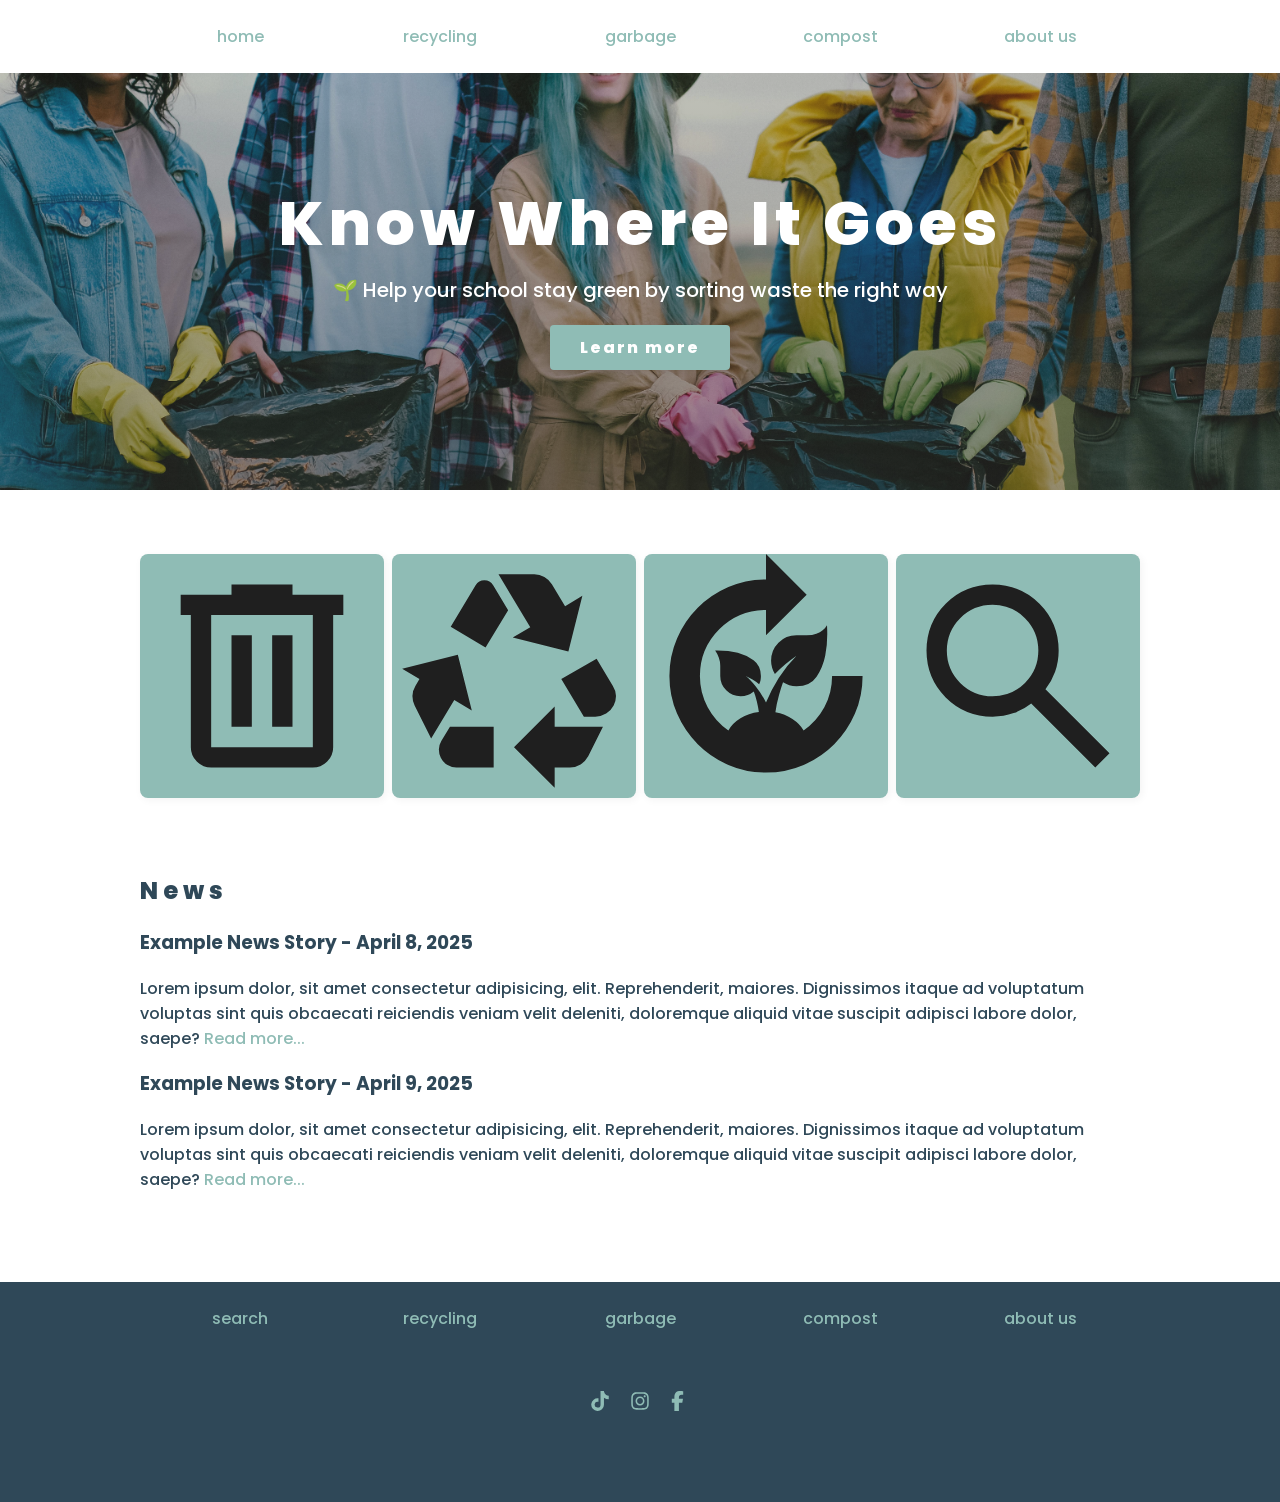
<file: index.html>
<!DOCTYPE html>
<html lang="en">
<head>
  <!-- To support the characters we want -->
  <meta charset="UTF-8">

  <!-- This line helps make our page responsive on different sized devices -->
  <meta name="viewport" content="width=device-width, initial-scale=1.0">

  <!-- Site title and image (seen on the tab) -->
  <title>Waste Sorting App</title>
  <link rel="icon" type="image/png" href="images/favicon.png" sizes="32x32" />

  <!-- Link to your stylesheet -->
  <link rel="stylesheet" href="style.css">

  <!-- Google fonts -->
  <link rel="preconnect" href="https://fonts.googleapis.com">
  <link rel="preconnect" href="https://fonts.gstatic.com" crossorigin>
  <link href="https://fonts.googleapis.com/css2?family=Poppins:ital,wght@0,100;0,200;0,300;0,400;0,500;0,600;0,700;0,800;0,900;1,100;1,200;1,300;1,400;1,500;1,600;1,700;1,800;1,900&family=Raleway:ital,wght@0,100..900;1,100..900&display=swap" rel="stylesheet">

</head>
<body>
  <!-- Banner section -->
  <header>
    <nav class="container">
      <ul class="navbar">
        <li><a href="index.html">home</a></li>
        <li><a href="#">recycling</a></li>
        <li><a href="#">garbage</a></li>
        <li><a href="#">compost</a></li>
        <li><a href="#">about us</a></li>
      </ul>
    </nav>
    <div class="background-image">
      <h1>Know Where It Goes</h1>
      <p>🌱 Help your school stay green by sorting waste the right way</p>
      <a class="button-main" href="#">Learn more</a>
    </div>
  </header>

  <!-- Cards section -->
  <div class="container container-grid">
    <a href="">
      <img class="card-green" src="images/garbage.svg" alt="garbage icon">
    </a>
    <a href="">
      <img class="card-green" src="images/recycle.svg" alt="recycle icon">
    </a>
    <a href="">
      <img class="card-green" src="images/compost.svg" alt="compost icon">
    </a>
    <a href="">
      <img class="card-green" src="images/search.svg" alt="search icon">
    </a>
  </div>

  <!-- News section -->
  <div class="container">
    <h2>News</h2>

    <h3>Example News Story - <time datetime="2025-04-08">April 8, 2025</time></h3>
    <p>Lorem ipsum dolor, sit amet consectetur adipisicing, elit. Reprehenderit, maiores. Dignissimos itaque ad voluptatum voluptas sint quis obcaecati reiciendis veniam velit deleniti, doloremque aliquid vitae suscipit adipisci labore dolor, saepe? <a href="news1.html">Read more...</a></p>

    <h3>Example News Story - <time datetime="2025-04-09">April 9, 2025</time></h3>
    <p>Lorem ipsum dolor, sit amet consectetur adipisicing, elit. Reprehenderit, maiores. Dignissimos itaque ad voluptatum voluptas sint quis obcaecati reiciendis veniam velit deleniti, doloremque aliquid vitae suscipit adipisci labore dolor, saepe? <a href="news2.html">Read more...</a></p>
  </div>

  <!-- Footer section -->
  <footer>
    <nav class="container">
      <ul class="navbar">
        <li><a href="#">search</a></li>
        <li><a href="#">recycling</a></li>
        <li><a href="#">garbage</a></li>
        <li><a href="#">compost</a></li>
        <li><a href="#">about us</a></li>
      </ul>
      <!-- socials -->
      <ul class="nav-socials">
        <li>
          <a href="#">
            <!-- Tiktok -->
            <svg xmlns="http://www.w3.org/2000/svg" viewBox="0 0 448 512"><!--!Font Awesome Free 6.7.2 by @fontawesome - https://fontawesome.com License - https://fontawesome.com/license/free Copyright 2025 Fonticons, Inc.--><path d="M448 209.9a210.1 210.1 0 0 1 -122.8-39.3V349.4A162.6 162.6 0 1 1 185 188.3V278.2a74.6 74.6 0 1 0 52.2 71.2V0l88 0a121.2 121.2 0 0 0 1.9 22.2h0A122.2 122.2 0 0 0 381 102.4a121.4 121.4 0 0 0 67 20.1z"/></svg>
          </a>
        </li>

        <li>
          <a href="#">
            <!-- Instagram -->
            <svg xmlns="http://www.w3.org/2000/svg" viewBox="0 0 448 512"><!--!Font Awesome Free 6.7.2 by @fontawesome - https://fontawesome.com License - https://fontawesome.com/license/free Copyright 2025 Fonticons, Inc.--><path d="M224.1 141c-63.6 0-114.9 51.3-114.9 114.9s51.3 114.9 114.9 114.9S339 319.5 339 255.9 287.7 141 224.1 141zm0 189.6c-41.1 0-74.7-33.5-74.7-74.7s33.5-74.7 74.7-74.7 74.7 33.5 74.7 74.7-33.6 74.7-74.7 74.7zm146.4-194.3c0 14.9-12 26.8-26.8 26.8-14.9 0-26.8-12-26.8-26.8s12-26.8 26.8-26.8 26.8 12 26.8 26.8zm76.1 27.2c-1.7-35.9-9.9-67.7-36.2-93.9-26.2-26.2-58-34.4-93.9-36.2-37-2.1-147.9-2.1-184.9 0-35.8 1.7-67.6 9.9-93.9 36.1s-34.4 58-36.2 93.9c-2.1 37-2.1 147.9 0 184.9 1.7 35.9 9.9 67.7 36.2 93.9s58 34.4 93.9 36.2c37 2.1 147.9 2.1 184.9 0 35.9-1.7 67.7-9.9 93.9-36.2 26.2-26.2 34.4-58 36.2-93.9 2.1-37 2.1-147.8 0-184.8zM398.8 388c-7.8 19.6-22.9 34.7-42.6 42.6-29.5 11.7-99.5 9-132.1 9s-102.7 2.6-132.1-9c-19.6-7.8-34.7-22.9-42.6-42.6-11.7-29.5-9-99.5-9-132.1s-2.6-102.7 9-132.1c7.8-19.6 22.9-34.7 42.6-42.6 29.5-11.7 99.5-9 132.1-9s102.7-2.6 132.1 9c19.6 7.8 34.7 22.9 42.6 42.6 11.7 29.5 9 99.5 9 132.1s2.7 102.7-9 132.1z"/></svg>
          </a>
        </li>

        <li>
          <a href="#">
            <!-- Facebook -->
            <svg xmlns="http://www.w3.org/2000/svg" viewBox="0 0 448 512"><!--!Font Awesome Free 6.7.2 by @fontawesome - https://fontawesome.com License - https://fontawesome.com/license/free Copyright 2025 Fonticons, Inc.--><path d="M80 299.3V512H196V299.3h86.5l18-97.8H196V166.9c0-51.7 20.3-71.5 72.7-71.5c16.3 0 29.4 .4 37 1.2V7.9C291.4 4 256.4 0 236.2 0C129.3 0 80 50.5 80 159.4v42.1H14v97.8H80z"/></svg>
          </a>
        </li>
      </ul>
    </nav>
  </footer>
</body>
</html>
</file>
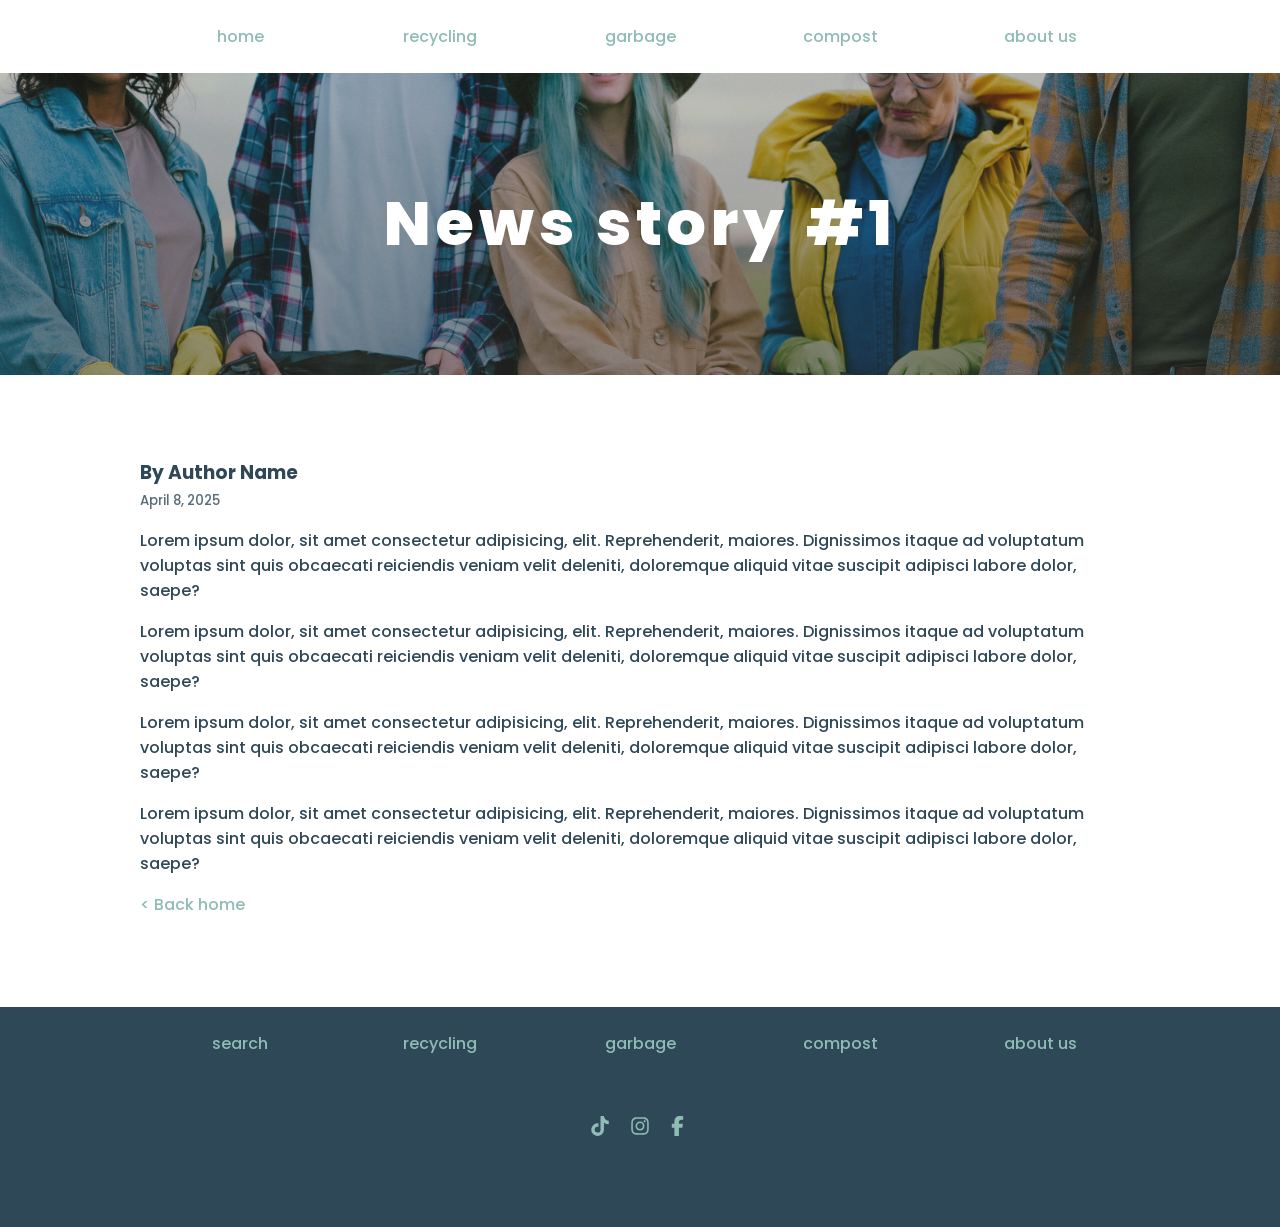
<file: news1.html>
<!DOCTYPE html>
<html lang="en">
<head>
  <meta charset="UTF-8">

  <!-- Site title and image (seen on the tab) -->
  <title>Waste Sorting App</title>
  <link rel="icon" type="image/png" href="images/favicon.png" sizes="32x32" />

  <!-- Link to your stylesheet -->
  <link rel="stylesheet" href="style.css">

  <!-- Google fonts -->
  <link rel="preconnect" href="https://fonts.googleapis.com">
  <link rel="preconnect" href="https://fonts.gstatic.com" crossorigin>
  <link href="https://fonts.googleapis.com/css2?family=Poppins:ital,wght@0,100;0,200;0,300;0,400;0,500;0,600;0,700;0,800;0,900;1,100;1,200;1,300;1,400;1,500;1,600;1,700;1,800;1,900&family=Raleway:ital,wght@0,100..900;1,100..900&display=swap" rel="stylesheet">

</head>
<body>
  <!-- Banner section -->
  <header>
    <nav class="container">
      <ul class="navbar">
        <li><a href="index.html">home</a></li>
        <li><a href="#">recycling</a></li>
        <li><a href="#">garbage</a></li>
        <li><a href="#">compost</a></li>
        <li><a href="#">about us</a></li>
      </ul>
    </nav>
    <div class="background-image">
      <h1>News story #1</h1>
    </div>
  </header>

  <!-- News section -->
  <div class="container">

    <div class="byline">
      <h3>By Author Name</h3>
      <time datetime="2025-04-08">April 8, 2025</time>
    </div>

    <p>Lorem ipsum dolor, sit amet consectetur adipisicing, elit. Reprehenderit, maiores. Dignissimos itaque ad voluptatum voluptas sint quis obcaecati reiciendis veniam velit deleniti, doloremque aliquid vitae suscipit adipisci labore dolor, saepe?</p>
    <p>Lorem ipsum dolor, sit amet consectetur adipisicing, elit. Reprehenderit, maiores. Dignissimos itaque ad voluptatum voluptas sint quis obcaecati reiciendis veniam velit deleniti, doloremque aliquid vitae suscipit adipisci labore dolor, saepe?</p>
    <p>Lorem ipsum dolor, sit amet consectetur adipisicing, elit. Reprehenderit, maiores. Dignissimos itaque ad voluptatum voluptas sint quis obcaecati reiciendis veniam velit deleniti, doloremque aliquid vitae suscipit adipisci labore dolor, saepe?</p>
    <p>Lorem ipsum dolor, sit amet consectetur adipisicing, elit. Reprehenderit, maiores. Dignissimos itaque ad voluptatum voluptas sint quis obcaecati reiciendis veniam velit deleniti, doloremque aliquid vitae suscipit adipisci labore dolor, saepe?</p>

    <p><a href="index.html">< Back home</a></p>

  </div>

  <!-- Footer section -->
  <footer>
    <nav class="container">
      <ul class="navbar">
        <li><a href="#">search</a></li>
        <li><a href="#">recycling</a></li>
        <li><a href="#">garbage</a></li>
        <li><a href="#">compost</a></li>
        <li><a href="#">about us</a></li>
      </ul>
      <!-- socials -->
      <ul class="nav-socials">
        <li>
          <a href="#">
            <!-- Tiktok -->
            <svg xmlns="http://www.w3.org/2000/svg" viewBox="0 0 448 512"><!--!Font Awesome Free 6.7.2 by @fontawesome - https://fontawesome.com License - https://fontawesome.com/license/free Copyright 2025 Fonticons, Inc.--><path d="M448 209.9a210.1 210.1 0 0 1 -122.8-39.3V349.4A162.6 162.6 0 1 1 185 188.3V278.2a74.6 74.6 0 1 0 52.2 71.2V0l88 0a121.2 121.2 0 0 0 1.9 22.2h0A122.2 122.2 0 0 0 381 102.4a121.4 121.4 0 0 0 67 20.1z"/></svg>
          </a>
        </li>

        <li>
          <a href="#">
            <!-- Instagram -->
            <svg xmlns="http://www.w3.org/2000/svg" viewBox="0 0 448 512"><!--!Font Awesome Free 6.7.2 by @fontawesome - https://fontawesome.com License - https://fontawesome.com/license/free Copyright 2025 Fonticons, Inc.--><path d="M224.1 141c-63.6 0-114.9 51.3-114.9 114.9s51.3 114.9 114.9 114.9S339 319.5 339 255.9 287.7 141 224.1 141zm0 189.6c-41.1 0-74.7-33.5-74.7-74.7s33.5-74.7 74.7-74.7 74.7 33.5 74.7 74.7-33.6 74.7-74.7 74.7zm146.4-194.3c0 14.9-12 26.8-26.8 26.8-14.9 0-26.8-12-26.8-26.8s12-26.8 26.8-26.8 26.8 12 26.8 26.8zm76.1 27.2c-1.7-35.9-9.9-67.7-36.2-93.9-26.2-26.2-58-34.4-93.9-36.2-37-2.1-147.9-2.1-184.9 0-35.8 1.7-67.6 9.9-93.9 36.1s-34.4 58-36.2 93.9c-2.1 37-2.1 147.9 0 184.9 1.7 35.9 9.9 67.7 36.2 93.9s58 34.4 93.9 36.2c37 2.1 147.9 2.1 184.9 0 35.9-1.7 67.7-9.9 93.9-36.2 26.2-26.2 34.4-58 36.2-93.9 2.1-37 2.1-147.8 0-184.8zM398.8 388c-7.8 19.6-22.9 34.7-42.6 42.6-29.5 11.7-99.5 9-132.1 9s-102.7 2.6-132.1-9c-19.6-7.8-34.7-22.9-42.6-42.6-11.7-29.5-9-99.5-9-132.1s-2.6-102.7 9-132.1c7.8-19.6 22.9-34.7 42.6-42.6 29.5-11.7 99.5-9 132.1-9s102.7-2.6 132.1 9c19.6 7.8 34.7 22.9 42.6 42.6 11.7 29.5 9 99.5 9 132.1s2.7 102.7-9 132.1z"/></svg>
          </a>
        </li>

        <li>
          <a href="#">
            <!-- Facebook -->
            <svg xmlns="http://www.w3.org/2000/svg" viewBox="0 0 448 512"><!--!Font Awesome Free 6.7.2 by @fontawesome - https://fontawesome.com License - https://fontawesome.com/license/free Copyright 2025 Fonticons, Inc.--><path d="M80 299.3V512H196V299.3h86.5l18-97.8H196V166.9c0-51.7 20.3-71.5 72.7-71.5c16.3 0 29.4 .4 37 1.2V7.9C291.4 4 256.4 0 236.2 0C129.3 0 80 50.5 80 159.4v42.1H14v97.8H80z"/></svg>
          </a>
        </li>
      </ul>
    </nav>
  </footer>
</body>
</html>
</file>
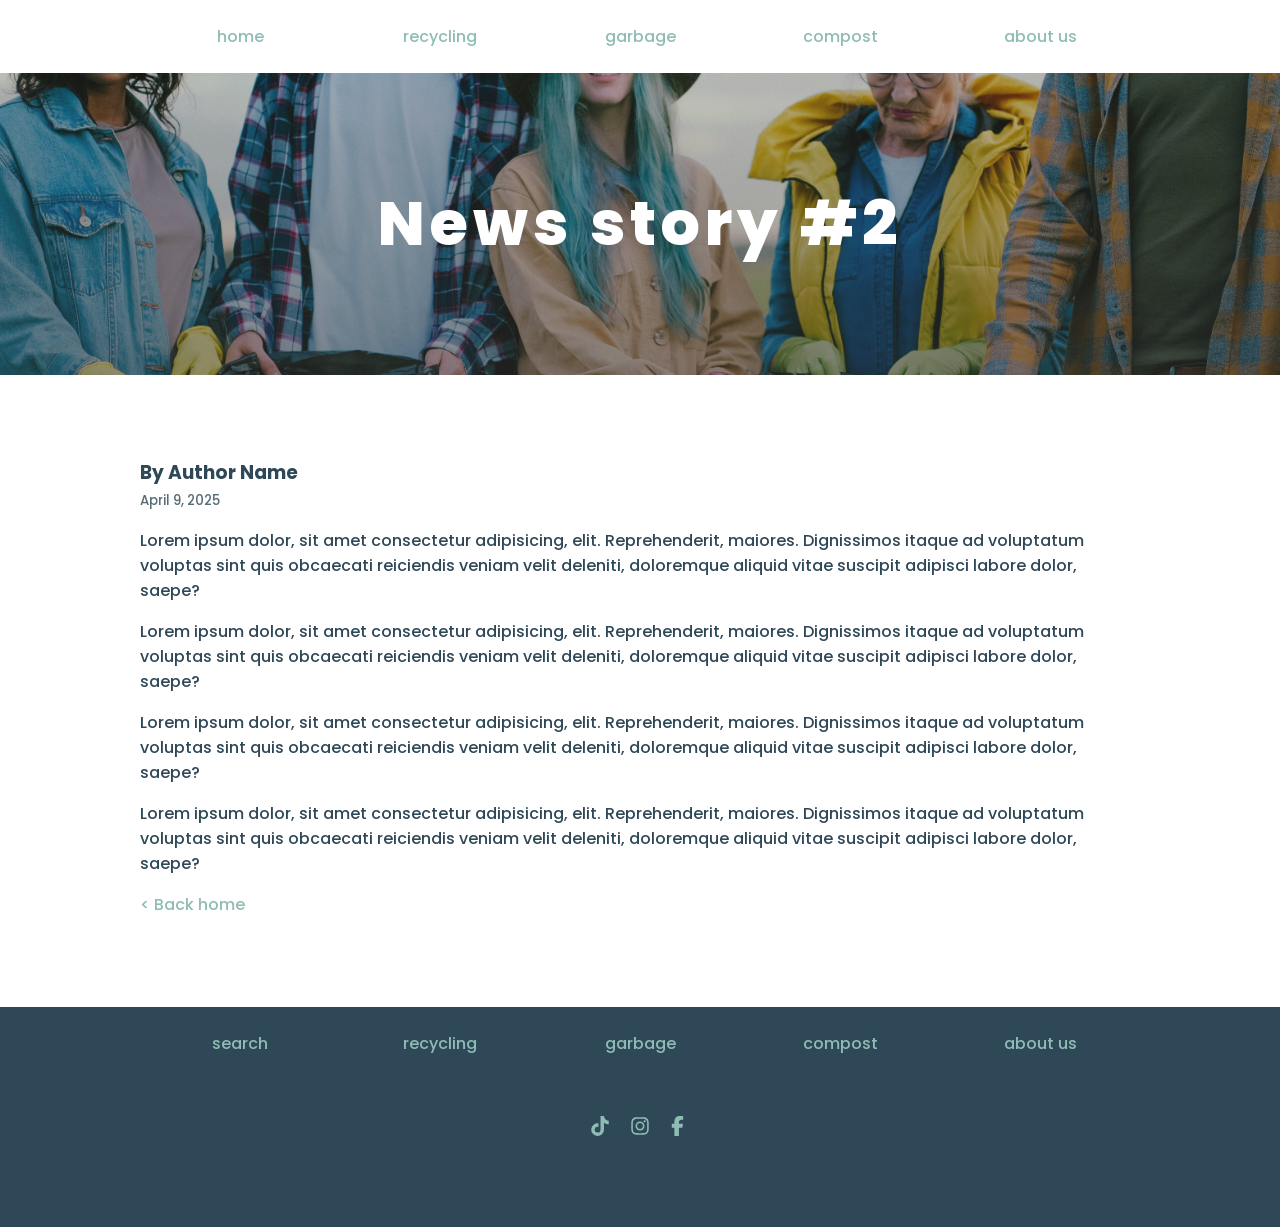
<file: news2.html>
<!DOCTYPE html>
<html lang="en">
<head>
  <meta charset="UTF-8">

  <!-- Site title and image (seen on the tab) -->
  <title>Waste Sorting App</title>
  <link rel="icon" type="image/png" href="images/favicon.png" sizes="32x32" />

  <!-- Link to your stylesheet -->
  <link rel="stylesheet" href="style.css">

  <!-- Google fonts -->
  <link rel="preconnect" href="https://fonts.googleapis.com">
  <link rel="preconnect" href="https://fonts.gstatic.com" crossorigin>
  <link href="https://fonts.googleapis.com/css2?family=Poppins:ital,wght@0,100;0,200;0,300;0,400;0,500;0,600;0,700;0,800;0,900;1,100;1,200;1,300;1,400;1,500;1,600;1,700;1,800;1,900&family=Raleway:ital,wght@0,100..900;1,100..900&display=swap" rel="stylesheet">

</head>
<body>
  <!-- Banner section -->
  <header>
    <nav class="container">
      <ul class="navbar">
        <li><a href="index.html">home</a></li>
        <li><a href="#">recycling</a></li>
        <li><a href="#">garbage</a></li>
        <li><a href="#">compost</a></li>
        <li><a href="#">about us</a></li>
      </ul>
    </nav>
    <div class="background-image">
      <h1>News story #2</h1>
    </div>
  </header>

  <!-- News section -->
  <div class="container">

    <div class="byline">
      <h3>By Author Name</h3>
      <time datetime="2025-04-09">April 9, 2025</time>
    </div>

    <p>Lorem ipsum dolor, sit amet consectetur adipisicing, elit. Reprehenderit, maiores. Dignissimos itaque ad voluptatum voluptas sint quis obcaecati reiciendis veniam velit deleniti, doloremque aliquid vitae suscipit adipisci labore dolor, saepe?</p>
    <p>Lorem ipsum dolor, sit amet consectetur adipisicing, elit. Reprehenderit, maiores. Dignissimos itaque ad voluptatum voluptas sint quis obcaecati reiciendis veniam velit deleniti, doloremque aliquid vitae suscipit adipisci labore dolor, saepe?</p>
    <p>Lorem ipsum dolor, sit amet consectetur adipisicing, elit. Reprehenderit, maiores. Dignissimos itaque ad voluptatum voluptas sint quis obcaecati reiciendis veniam velit deleniti, doloremque aliquid vitae suscipit adipisci labore dolor, saepe?</p>
    <p>Lorem ipsum dolor, sit amet consectetur adipisicing, elit. Reprehenderit, maiores. Dignissimos itaque ad voluptatum voluptas sint quis obcaecati reiciendis veniam velit deleniti, doloremque aliquid vitae suscipit adipisci labore dolor, saepe?</p>

    <p><a href="index.html">< Back home</a></p>

  </div>

  <!-- Footer section -->
  <footer>
    <nav class="container">
      <ul class="navbar">
        <li><a href="#">search</a></li>
        <li><a href="#">recycling</a></li>
        <li><a href="#">garbage</a></li>
        <li><a href="#">compost</a></li>
        <li><a href="#">about us</a></li>
      </ul>
      <!-- socials -->
      <ul class="nav-socials">
        <li>
          <a href="#">
            <!-- Tiktok -->
            <svg xmlns="http://www.w3.org/2000/svg" viewBox="0 0 448 512"><!--!Font Awesome Free 6.7.2 by @fontawesome - https://fontawesome.com License - https://fontawesome.com/license/free Copyright 2025 Fonticons, Inc.--><path d="M448 209.9a210.1 210.1 0 0 1 -122.8-39.3V349.4A162.6 162.6 0 1 1 185 188.3V278.2a74.6 74.6 0 1 0 52.2 71.2V0l88 0a121.2 121.2 0 0 0 1.9 22.2h0A122.2 122.2 0 0 0 381 102.4a121.4 121.4 0 0 0 67 20.1z"/></svg>
          </a>
        </li>

        <li>
          <a href="#">
            <!-- Instagram -->
            <svg xmlns="http://www.w3.org/2000/svg" viewBox="0 0 448 512"><!--!Font Awesome Free 6.7.2 by @fontawesome - https://fontawesome.com License - https://fontawesome.com/license/free Copyright 2025 Fonticons, Inc.--><path d="M224.1 141c-63.6 0-114.9 51.3-114.9 114.9s51.3 114.9 114.9 114.9S339 319.5 339 255.9 287.7 141 224.1 141zm0 189.6c-41.1 0-74.7-33.5-74.7-74.7s33.5-74.7 74.7-74.7 74.7 33.5 74.7 74.7-33.6 74.7-74.7 74.7zm146.4-194.3c0 14.9-12 26.8-26.8 26.8-14.9 0-26.8-12-26.8-26.8s12-26.8 26.8-26.8 26.8 12 26.8 26.8zm76.1 27.2c-1.7-35.9-9.9-67.7-36.2-93.9-26.2-26.2-58-34.4-93.9-36.2-37-2.1-147.9-2.1-184.9 0-35.8 1.7-67.6 9.9-93.9 36.1s-34.4 58-36.2 93.9c-2.1 37-2.1 147.9 0 184.9 1.7 35.9 9.9 67.7 36.2 93.9s58 34.4 93.9 36.2c37 2.1 147.9 2.1 184.9 0 35.9-1.7 67.7-9.9 93.9-36.2 26.2-26.2 34.4-58 36.2-93.9 2.1-37 2.1-147.8 0-184.8zM398.8 388c-7.8 19.6-22.9 34.7-42.6 42.6-29.5 11.7-99.5 9-132.1 9s-102.7 2.6-132.1-9c-19.6-7.8-34.7-22.9-42.6-42.6-11.7-29.5-9-99.5-9-132.1s-2.6-102.7 9-132.1c7.8-19.6 22.9-34.7 42.6-42.6 29.5-11.7 99.5-9 132.1-9s102.7-2.6 132.1 9c19.6 7.8 34.7 22.9 42.6 42.6 11.7 29.5 9 99.5 9 132.1s2.7 102.7-9 132.1z"/></svg>
          </a>
        </li>

        <li>
          <a href="#">
            <!-- Facebook -->
            <svg xmlns="http://www.w3.org/2000/svg" viewBox="0 0 448 512"><!--!Font Awesome Free 6.7.2 by @fontawesome - https://fontawesome.com License - https://fontawesome.com/license/free Copyright 2025 Fonticons, Inc.--><path d="M80 299.3V512H196V299.3h86.5l18-97.8H196V166.9c0-51.7 20.3-71.5 72.7-71.5c16.3 0 29.4 .4 37 1.2V7.9C291.4 4 256.4 0 236.2 0C129.3 0 80 50.5 80 159.4v42.1H14v97.8H80z"/></svg>
          </a>
        </li>
      </ul>
    </nav>
  </footer>
</body>
</html>
</file>
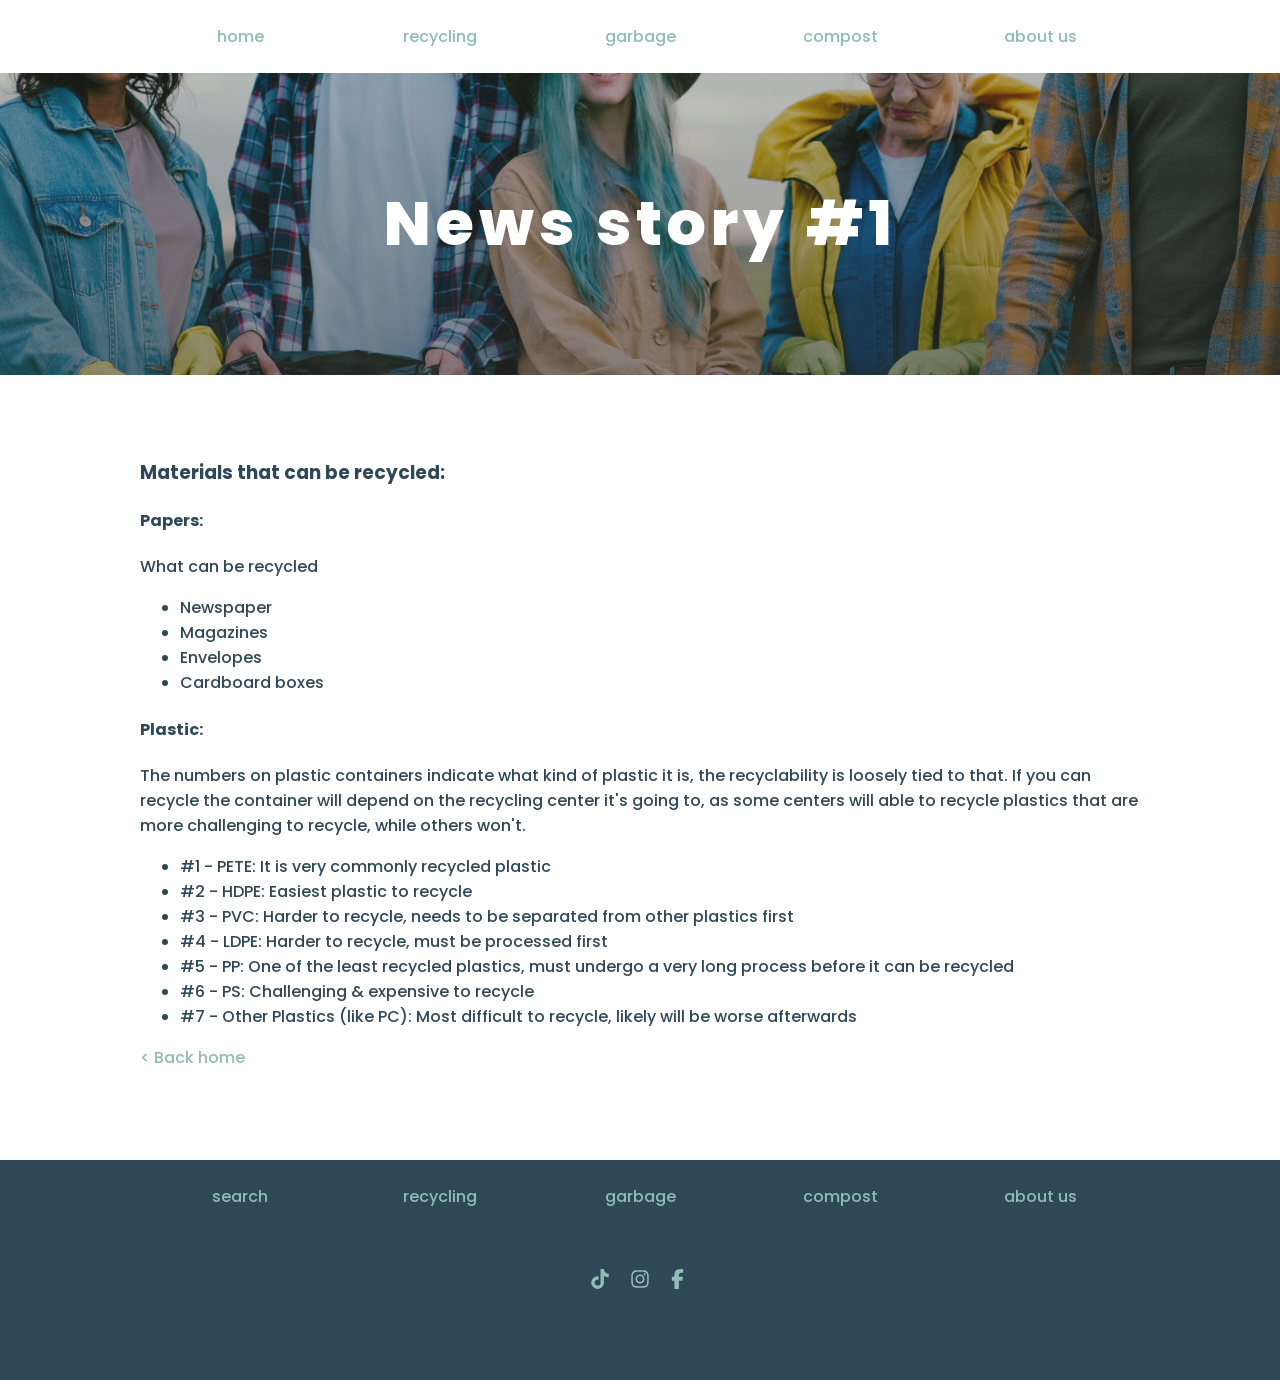
<file: Recycling.html>
<!DOCTYPE html>
<html lang="en">
<head>
  <meta charset="UTF-8">

  <!-- Site title and image (seen on the tab) -->
  <title>Waste Sorting App</title>
  <link rel="icon" type="image/png" href="images/favicon.png" sizes="32x32" />

  <!-- Link to your stylesheet -->
  <link rel="stylesheet" href="style.css">

  <!-- Google fonts -->
  <link rel="preconnect" href="https://fonts.googleapis.com">
  <link rel="preconnect" href="https://fonts.gstatic.com" crossorigin>
  <link href="https://fonts.googleapis.com/css2?family=Poppins:ital,wght@0,100;0,200;0,300;0,400;0,500;0,600;0,700;0,800;0,900;1,100;1,200;1,300;1,400;1,500;1,600;1,700;1,800;1,900&family=Raleway:ital,wght@0,100..900;1,100..900&display=swap" rel="stylesheet">

</head>
<body>
  <!-- Banner section -->
  <header>
    <nav class="container">
      <ul class="navbar">
        <li><a href="index.html">home</a></li>
        <li><a href="#">recycling</a></li>
        <li><a href="#">garbage</a></li>
        <li><a href="#">compost</a></li>
        <li><a href="#">about us</a></li>
      </ul>
    </nav>
    <div class="background-image">
      <h1>News story #1</h1>
    </div>
  </header>

  <!-- Recycling Section -->
  <div class="container">

    <div class="byline">
      <h3>Materials that can be recycled:</h3>
    </div>

    <h4>Papers:</h4>
    <p> What can be recycled
    <ul>
      <li>Newspaper</li>
      <li>Magazines</li>
      <li>Envelopes</li>
      <li>Cardboard boxes</li>
    </ul>
   </p>

    <h4>Plastic:</h4>
    <p>The numbers on plastic containers indicate what kind of plastic it is, the recyclability is loosely tied to that. If you can recycle the container will depend on the recycling center it's going to, as some centers will able to recycle plastics that are more challenging to recycle, while others won't. </p>
    <p> 
    <ul>
      <li>#1 - PETE: It is very commonly recycled plastic </li>
      <li>#2 - HDPE: Easiest plastic to recycle</li>
      <li>#3 - PVC: Harder to recycle, needs to be separated from other plastics first</li>
      <li>#4 - LDPE: Harder to recycle, must be processed first</li>
      <li>#5 - PP: One of the least recycled plastics, must undergo a very long process before it can be recycled</li>
      <li>#6 - PS: Challenging & expensive to recycle</li>
      <li>#7 - Other Plastics (like PC): Most difficult to recycle, likely will be worse afterwards</li>
    </ul>
   </p>
    <p><a href="index.html">< Back home</a></p>

  </div>

  <!-- Footer section -->
  <footer>
    <nav class="container">
      <ul class="navbar">
        <li><a href="#">search</a></li>
        <li><a href="#">recycling</a></li>
        <li><a href="#">garbage</a></li>
        <li><a href="#">compost</a></li>
        <li><a href="#">about us</a></li>
      </ul>
      <!-- socials -->
      <ul class="nav-socials">
        <li>
          <a href="#">
            <!-- Tiktok -->
            <svg xmlns="http://www.w3.org/2000/svg" viewBox="0 0 448 512"><!--!Font Awesome Free 6.7.2 by @fontawesome - https://fontawesome.com License - https://fontawesome.com/license/free Copyright 2025 Fonticons, Inc.--><path d="M448 209.9a210.1 210.1 0 0 1 -122.8-39.3V349.4A162.6 162.6 0 1 1 185 188.3V278.2a74.6 74.6 0 1 0 52.2 71.2V0l88 0a121.2 121.2 0 0 0 1.9 22.2h0A122.2 122.2 0 0 0 381 102.4a121.4 121.4 0 0 0 67 20.1z"/></svg>
          </a>
        </li>

        <li>
          <a href="#">
            <!-- Instagram -->
            <svg xmlns="http://www.w3.org/2000/svg" viewBox="0 0 448 512"><!--!Font Awesome Free 6.7.2 by @fontawesome - https://fontawesome.com License - https://fontawesome.com/license/free Copyright 2025 Fonticons, Inc.--><path d="M224.1 141c-63.6 0-114.9 51.3-114.9 114.9s51.3 114.9 114.9 114.9S339 319.5 339 255.9 287.7 141 224.1 141zm0 189.6c-41.1 0-74.7-33.5-74.7-74.7s33.5-74.7 74.7-74.7 74.7 33.5 74.7 74.7-33.6 74.7-74.7 74.7zm146.4-194.3c0 14.9-12 26.8-26.8 26.8-14.9 0-26.8-12-26.8-26.8s12-26.8 26.8-26.8 26.8 12 26.8 26.8zm76.1 27.2c-1.7-35.9-9.9-67.7-36.2-93.9-26.2-26.2-58-34.4-93.9-36.2-37-2.1-147.9-2.1-184.9 0-35.8 1.7-67.6 9.9-93.9 36.1s-34.4 58-36.2 93.9c-2.1 37-2.1 147.9 0 184.9 1.7 35.9 9.9 67.7 36.2 93.9s58 34.4 93.9 36.2c37 2.1 147.9 2.1 184.9 0 35.9-1.7 67.7-9.9 93.9-36.2 26.2-26.2 34.4-58 36.2-93.9 2.1-37 2.1-147.8 0-184.8zM398.8 388c-7.8 19.6-22.9 34.7-42.6 42.6-29.5 11.7-99.5 9-132.1 9s-102.7 2.6-132.1-9c-19.6-7.8-34.7-22.9-42.6-42.6-11.7-29.5-9-99.5-9-132.1s-2.6-102.7 9-132.1c7.8-19.6 22.9-34.7 42.6-42.6 29.5-11.7 99.5-9 132.1-9s102.7-2.6 132.1 9c19.6 7.8 34.7 22.9 42.6 42.6 11.7 29.5 9 99.5 9 132.1s2.7 102.7-9 132.1z"/></svg>
          </a>
        </li>

        <li>
          <a href="#">
            <!-- Facebook -->
            <svg xmlns="http://www.w3.org/2000/svg" viewBox="0 0 448 512"><!--!Font Awesome Free 6.7.2 by @fontawesome - https://fontawesome.com License - https://fontawesome.com/license/free Copyright 2025 Fonticons, Inc.--><path d="M80 299.3V512H196V299.3h86.5l18-97.8H196V166.9c0-51.7 20.3-71.5 72.7-71.5c16.3 0 29.4 .4 37 1.2V7.9C291.4 4 256.4 0 236.2 0C129.3 0 80 50.5 80 159.4v42.1H14v97.8H80z"/></svg>
          </a>
        </li>
      </ul>
    </nav>
  </footer>
</body>
</html>
</file>
<file: style.css>
/* Here's how you can define your colors once and then use them by name */
:root {
  --main-color: #8fbcb5;
  --darker-color: #719e9f;
  --darkest-color: #2f4858;
}

/* General CSS styles on HTML elements */
body {
  font-family: "Poppins", sans-serif;
  font-weight: 500;
  margin: 0;
  color: var(--darkest-color); /* How to use your defined colors */
}

header {
  margin-bottom: 40px;
}

footer {
  background-color: var(--darkest-color);
  margin-top: 50px;
}

h1, h2 {
  letter-spacing: 5px;
  font-weight: 800;
}

h1 {
  font-size: 62px;
  margin: 0;
}

a {
  text-decoration: none;
  color: var(--main-color);
  transition: color .2s ease;
}

a:hover {
  color: var(--darker-color);
}

/* Applies style to 'SVG' elements that are children of an 'a' element */
a svg {
  width: 20px;
  height: 20px;
  fill: var(--main-color);
  transition: fill .2s ease;
}

a svg:hover {
  fill: var(--darker-color);
}


/* Custom CSS design with classes */

.container {
  padding: 24px;
  margin: 0 auto; /* applies 0 margin to top+bottom, and 'auto' centers horizontally */
  max-width: 1000px; /* to not have container go too wide on big screens devices */
}

.container-grid {
  display: grid; /* Creates a CSS grid container */
  gap: 8px;
  grid-template-columns: 1fr 1fr 1fr 1fr; /* Add 4 equal columns (1 fraction each) */
}

.background-image {
  background-image: /* Adding lienar gradient on the image makes our text more legible */
    linear-gradient(rgba(50, 50, 50, 0.3),rgba(50, 50, 50, 0.5)),
    url(images/background.jpg);
  background-size: cover;
  padding: 120px 20px;
  color: white;
  text-align: center;
}

.background-image p {
  font-size: 20px;
}

.background-image h1 {
  line-height: 1;
}

.background-image a {
  color: white;
}

.button-main {
  background: var(--main-color);
  padding: 10px 30px;
  border-radius: 4px;
  transition: background .2s ease; /* Allows color to change gradually over .2 seconds */
  display: inline-block;
  box-shadow: 2px 2px 8px rgba(0, 0, 0, 0.1);
  font-weight: 750;
  letter-spacing: 2px;
}

.button-main:hover {
  background: var(--darker-color);
}

.card-green {
  width: 100%;
  background: var(--main-color);
  border-radius: 8px;
  box-shadow: 2px 2px 8px rgba(0, 0, 0, 0.05);
  transition: background .2s ease;
}

.card-green:hover {
  background:var(--darker-color);
}

.navbar{
  display: grid;
  grid-template-columns: repeat(auto-fit, minmax(108px, 1fr));
  text-align: center;
  list-style: none;
  padding: 0;
  margin: 0;
}

.nav-socials {
  margin: 60px auto;
  padding: 0;
  text-align: center;
}

.nav-socials li {
  display: inline;
  margin: 0 8px;
}

.byline h3 {
  margin-bottom: 0;
}

.byline time {
  font-size: smaller;
  opacity: 0.8;
}


/* Media Queries -- Where you can make CSS adjustments depending on screen size */
@media (max-width: 700px) { /* Applies below style when < 700px screen width */
  .container-grid {
    grid-template-columns: 1fr 1fr; /* 2 columns on mobile */
  }
}
</file>
